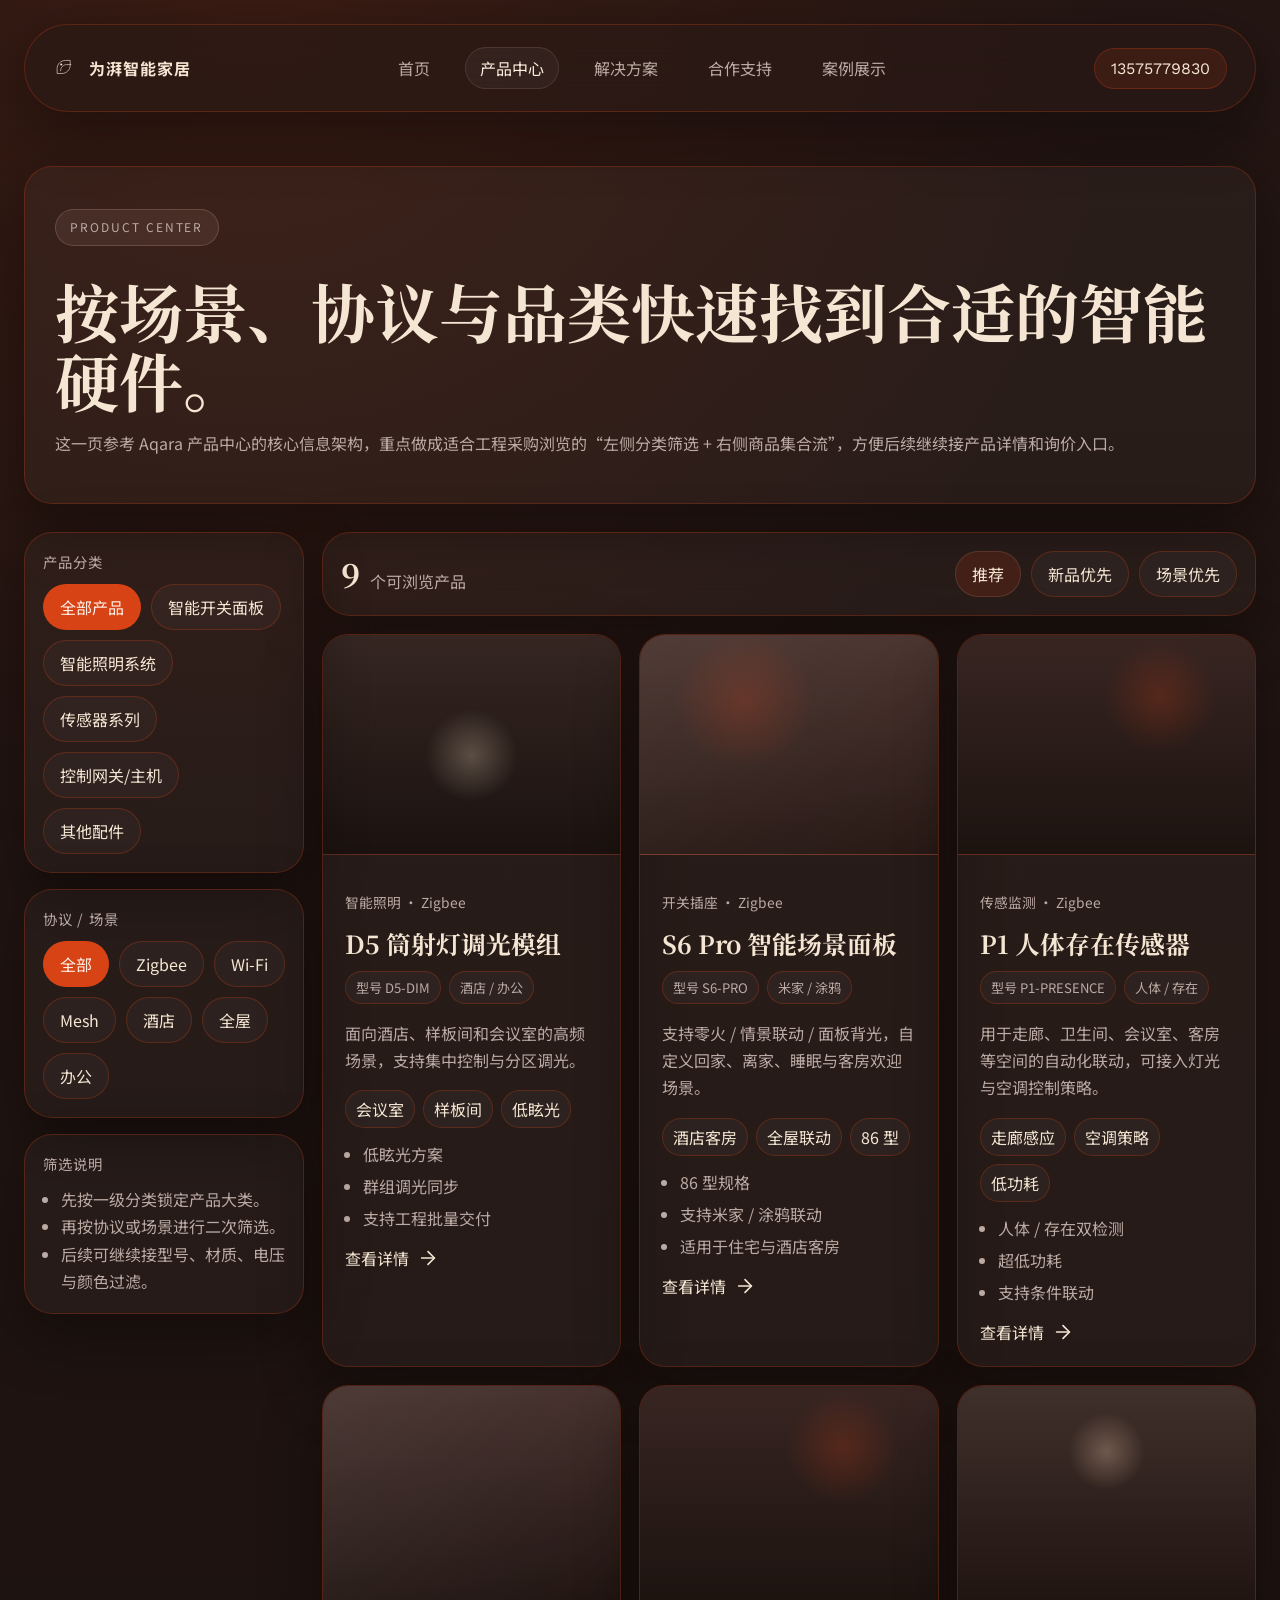
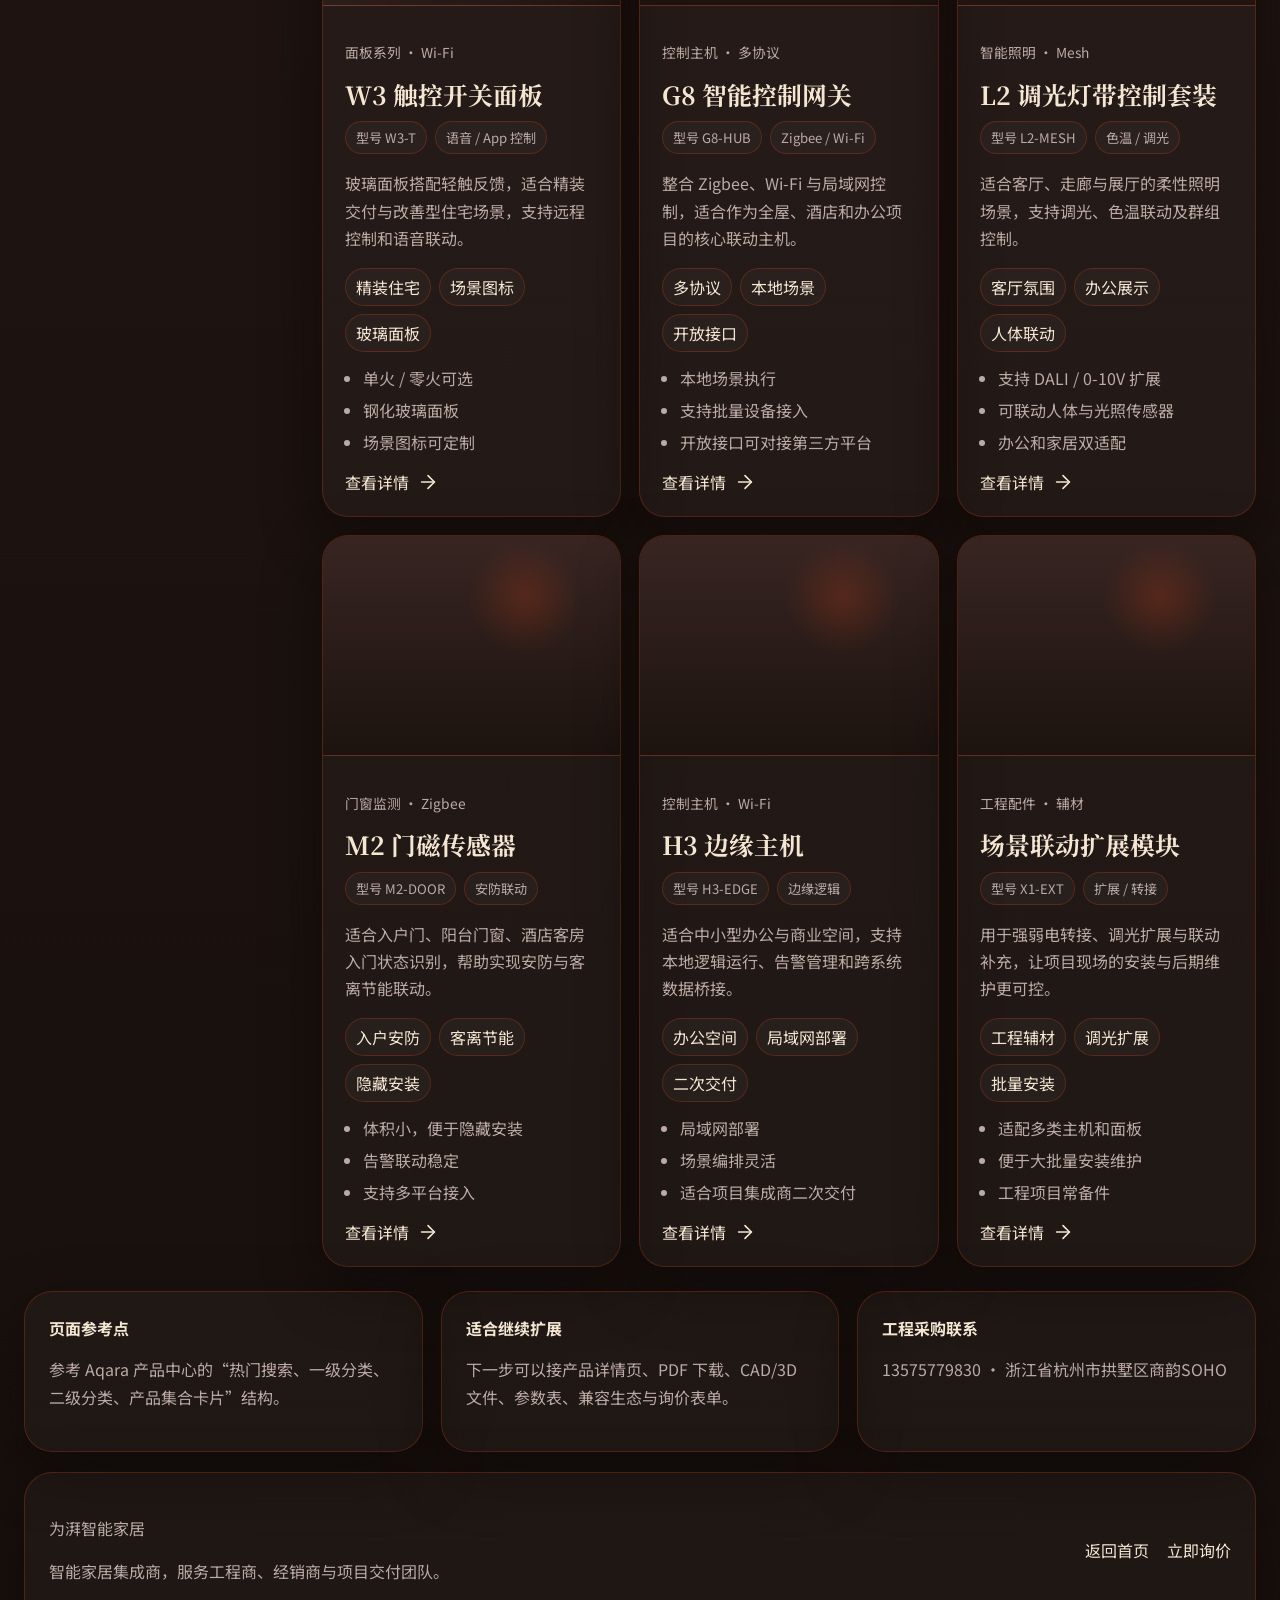
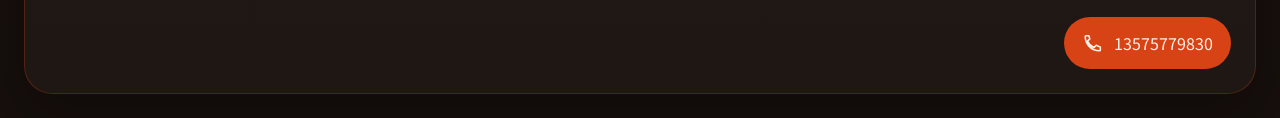
<file: products.html>
<!DOCTYPE html>
<html lang="zh-CN">
<head>
  <meta charset="UTF-8">
  <meta name="viewport" content="width=device-width, initial-scale=1.0">
  <title>产品中心 | 为湃智能家居</title>
  <meta name="description" content="为湃智能家居产品中心，覆盖智能开关面板、智能照明系统、传感器系列、控制网关/主机及工程配套附件，支持按协议、场景与品类快速筛选。">
  <meta name="keywords" content="产品中心,智能开关,智能照明,传感器,网关,智能家居集成商">
  <link rel="preconnect" href="https://fonts.googleapis.com">
  <link rel="preconnect" href="https://fonts.gstatic.com" crossorigin>
  <link href="https://fonts.googleapis.com/css2?family=Noto+Sans+SC:wght@400;500;700&family=Noto+Serif+SC:wght@500;700&family=Playfair+Display:wght@600;700&family=Work+Sans:wght@400;500;600;700&display=swap" rel="stylesheet">
  <link rel="stylesheet" href="./products.css">
</head>
<body>
  <svg xmlns="http://www.w3.org/2000/svg" style="display:none">
    <symbol id="logo-mark" viewBox="0 0 64 64" fill="none">
      <path d="M12 34C12 20.745 22.745 10 36 10H50V24C50 37.255 39.255 48 26 48H12V34Z" stroke="currentColor" stroke-width="1.8"/>
      <path d="M22 40C22 30.059 30.059 22 40 22H52" stroke="currentColor" stroke-width="1.8" stroke-linecap="round"/>
      <circle cx="24" cy="22" r="3" fill="currentColor"/>
    </symbol>
    <symbol id="nav-toggle" viewBox="0 0 24 24" fill="none">
      <path d="M4 7H20" stroke="currentColor" stroke-width="1.8" stroke-linecap="round"/>
      <path d="M4 12H20" stroke="currentColor" stroke-width="1.8" stroke-linecap="round"/>
      <path d="M8 17H20" stroke="currentColor" stroke-width="1.8" stroke-linecap="round"/>
    </symbol>
    <symbol id="icon-search" viewBox="0 0 24 24" fill="none">
      <circle cx="11" cy="11" r="6.5" stroke="currentColor" stroke-width="1.7"/>
      <path d="M16 16L20 20" stroke="currentColor" stroke-width="1.7" stroke-linecap="round"/>
    </symbol>
    <symbol id="icon-arrow" viewBox="0 0 24 24" fill="none">
      <path d="M5 12H19" stroke="currentColor" stroke-width="1.7" stroke-linecap="round"/>
      <path d="M12 5L19 12L12 19" stroke="currentColor" stroke-width="1.7" stroke-linecap="round" stroke-linejoin="round"/>
    </symbol>
    <symbol id="icon-phone" viewBox="0 0 24 24" fill="none">
      <path d="M7.5 4H4.5C3.948 4 3.5 4.448 3.5 5C3.5 13.56 10.44 20.5 19 20.5C19.552 20.5 20 20.052 20 19.5V16.5L15.5 14.5L13 17C9.9 15.7 7.3 13.1 6 10L8.5 7.5L7.5 4Z" stroke="currentColor" stroke-width="1.7" stroke-linecap="round" stroke-linejoin="round"/>
    </symbol>
  </svg>

  <div class="catalog-page">
    <header class="catalog-topbar">
      <a class="catalog-brand" href="./index.html">
        <svg aria-hidden="true"><use href="#logo-mark"></use></svg>
        <span>为湃智能家居</span>
      </a>
      <nav class="catalog-nav">
        <a href="./index.html">首页</a>
        <a href="./products.html" class="is-active">产品中心</a>
        <a href="./index.html#solutions">解决方案</a>
        <a href="./index.html#partners">合作支持</a>
        <a href="./index.html#cases">案例展示</a>
      </nav>
      <a class="catalog-call" href="tel:13575779830">13575779830</a>
      <button class="catalog-menu-toggle" type="button" aria-expanded="false" aria-label="打开菜单">
        <svg aria-hidden="true"><use href="#nav-toggle"></use></svg>
      </button>
    </header>

    <div class="catalog-nav-overlay" aria-hidden="true">
      <div class="catalog-nav-overlay__inner">
        <a href="./index.html" class="catalog-nav-item">首页</a>
        <a href="./products.html" class="catalog-nav-item">产品中心</a>
        <a href="./index.html#solutions" class="catalog-nav-item">解决方案</a>
        <a href="./index.html#partners" class="catalog-nav-item">合作支持</a>
        <a href="./index.html#cases" class="catalog-nav-item">案例展示</a>
        <a href="./index.html#contact" class="catalog-nav-item">立即询价</a>
      </div>
    </div>

    <main>
      <section class="catalog-hero">
        <div class="catalog-hero__copy">
          <p class="eyebrow">PRODUCT CENTER</p>
          <h1>按场景、协议与品类快速找到合适的智能硬件。</h1>
          <p>这一页参考 Aqara 产品中心的核心信息架构，重点做成适合工程采购浏览的“左侧分类筛选 + 右侧商品集合流”，方便后续继续接产品详情和询价入口。</p>
        </div>
      </section>

      <section class="catalog-shell">
        <aside class="catalog-sidebar">
          <div class="filter-block">
            <p class="filter-block__title">产品分类</p>
            <div class="primary-tabs">
              <button class="tab-button is-active" data-filter="all">全部产品</button>
              <button class="tab-button" data-filter="switch">智能开关面板</button>
              <button class="tab-button" data-filter="lighting">智能照明系统</button>
              <button class="tab-button" data-filter="sensor">传感器系列</button>
              <button class="tab-button" data-filter="gateway">控制网关/主机</button>
              <button class="tab-button" data-filter="accessory">其他配件</button>
            </div>
          </div>

          <div class="filter-block">
            <p class="filter-block__title">协议 / 场景</p>
            <div class="sub-tabs">
              <button class="chip is-active" data-sub="all">全部</button>
              <button class="chip" data-sub="zigbee">Zigbee</button>
              <button class="chip" data-sub="wifi">Wi‑Fi</button>
              <button class="chip" data-sub="mesh">Mesh</button>
              <button class="chip" data-sub="hotel">酒店</button>
              <button class="chip" data-sub="home">全屋</button>
              <button class="chip" data-sub="office">办公</button>
            </div>
          </div>

          <div class="filter-block filter-block--notes">
            <p class="filter-block__title">筛选说明</p>
            <ul>
              <li>先按一级分类锁定产品大类。</li>
              <li>再按协议或场景进行二次筛选。</li>
              <li>后续可继续接型号、材质、电压与颜色过滤。</li>
            </ul>
          </div>
        </aside>

        <div class="catalog-main">
          <section class="catalog-toolbar">
            <div class="catalog-toolbar__meta">
              <strong id="resultCount">9</strong>
              <span>个可浏览产品</span>
            </div>
            <div class="catalog-toolbar__actions">
              <button class="sort-button is-active" data-sort="default">推荐</button>
              <button class="sort-button" data-sort="new">新品优先</button>
              <button class="sort-button" data-sort="scene">场景优先</button>
            </div>
          </section>

          <section class="catalog-grid" id="catalogGrid">
            <article class="product-card" data-category="switch" data-sub="zigbee hotel home" data-order="2">
              <div class="product-card__visual visual-switch"></div>
              <div class="product-card__body">
                <p class="product-card__tag">开关插座 · Zigbee</p>
                <h3>S6 Pro 智能场景面板</h3>
                <div class="product-card__meta">
                  <span>型号 S6-PRO</span>
                  <span>米家 / 涂鸦</span>
                </div>
                <p>支持零火 / 情景联动 / 面板背光，自定义回家、离家、睡眠与客房欢迎场景。</p>
                <div class="product-card__chips">
                  <span>酒店客房</span>
                  <span>全屋联动</span>
                  <span>86 型</span>
                </div>
                <ul>
                  <li>86 型规格</li>
                  <li>支持米家 / 涂鸦联动</li>
                  <li>适用于住宅与酒店客房</li>
                </ul>
                <a href="#contactPanel">查看详情 <svg aria-hidden="true"><use href="#icon-arrow"></use></svg></a>
              </div>
            </article>

            <article class="product-card" data-category="switch" data-sub="wifi home" data-order="4">
              <div class="product-card__visual visual-panel"></div>
              <div class="product-card__body">
                <p class="product-card__tag">面板系列 · Wi‑Fi</p>
                <h3>W3 触控开关面板</h3>
                <div class="product-card__meta">
                  <span>型号 W3-T</span>
                  <span>语音 / App 控制</span>
                </div>
                <p>玻璃面板搭配轻触反馈，适合精装交付与改善型住宅场景，支持远程控制和语音联动。</p>
                <div class="product-card__chips">
                  <span>精装住宅</span>
                  <span>场景图标</span>
                  <span>玻璃面板</span>
                </div>
                <ul>
                  <li>单火 / 零火可选</li>
                  <li>钢化玻璃面板</li>
                  <li>场景图标可定制</li>
                </ul>
                <a href="#contactPanel">查看详情 <svg aria-hidden="true"><use href="#icon-arrow"></use></svg></a>
              </div>
            </article>

            <article class="product-card" data-category="lighting" data-sub="mesh home office" data-order="6">
              <div class="product-card__visual visual-light"></div>
              <div class="product-card__body">
                <p class="product-card__tag">智能照明 · Mesh</p>
                <h3>L2 调光灯带控制套装</h3>
                <div class="product-card__meta">
                  <span>型号 L2-MESH</span>
                  <span>色温 / 调光</span>
                </div>
                <p>适合客厅、走廊与展厅的柔性照明场景，支持调光、色温联动及群组控制。</p>
                <div class="product-card__chips">
                  <span>客厅氛围</span>
                  <span>办公展示</span>
                  <span>人体联动</span>
                </div>
                <ul>
                  <li>支持 DALI / 0-10V 扩展</li>
                  <li>可联动人体与光照传感器</li>
                  <li>办公和家居双适配</li>
                </ul>
                <a href="#contactPanel">查看详情 <svg aria-hidden="true"><use href="#icon-arrow"></use></svg></a>
              </div>
            </article>

            <article class="product-card" data-category="lighting" data-sub="zigbee hotel office" data-order="1">
              <div class="product-card__visual visual-downlight"></div>
              <div class="product-card__body">
                <p class="product-card__tag">智能照明 · Zigbee</p>
                <h3>D5 筒射灯调光模组</h3>
                <div class="product-card__meta">
                  <span>型号 D5-DIM</span>
                  <span>酒店 / 办公</span>
                </div>
                <p>面向酒店、样板间和会议室的高频场景，支持集中控制与分区调光。</p>
                <div class="product-card__chips">
                  <span>会议室</span>
                  <span>样板间</span>
                  <span>低眩光</span>
                </div>
                <ul>
                  <li>低眩光方案</li>
                  <li>群组调光同步</li>
                  <li>支持工程批量交付</li>
                </ul>
                <a href="#contactPanel">查看详情 <svg aria-hidden="true"><use href="#icon-arrow"></use></svg></a>
              </div>
            </article>

            <article class="product-card" data-category="sensor" data-sub="zigbee hotel home office" data-order="3">
              <div class="product-card__visual visual-sensor"></div>
              <div class="product-card__body">
                <p class="product-card__tag">传感监测 · Zigbee</p>
                <h3>P1 人体存在传感器</h3>
                <div class="product-card__meta">
                  <span>型号 P1-PRESENCE</span>
                  <span>人体 / 存在</span>
                </div>
                <p>用于走廊、卫生间、会议室、客房等空间的自动化联动，可接入灯光与空调控制策略。</p>
                <div class="product-card__chips">
                  <span>走廊感应</span>
                  <span>空调策略</span>
                  <span>低功耗</span>
                </div>
                <ul>
                  <li>人体 / 存在双检测</li>
                  <li>超低功耗</li>
                  <li>支持条件联动</li>
                </ul>
                <a href="#contactPanel">查看详情 <svg aria-hidden="true"><use href="#icon-arrow"></use></svg></a>
              </div>
            </article>

            <article class="product-card" data-category="sensor" data-sub="zigbee home hotel" data-order="7">
              <div class="product-card__visual visual-door"></div>
              <div class="product-card__body">
                <p class="product-card__tag">门窗监测 · Zigbee</p>
                <h3>M2 门磁传感器</h3>
                <div class="product-card__meta">
                  <span>型号 M2-DOOR</span>
                  <span>安防联动</span>
                </div>
                <p>适合入户门、阳台门窗、酒店客房入门状态识别，帮助实现安防与客离节能联动。</p>
                <div class="product-card__chips">
                  <span>入户安防</span>
                  <span>客离节能</span>
                  <span>隐藏安装</span>
                </div>
                <ul>
                  <li>体积小，便于隐藏安装</li>
                  <li>告警联动稳定</li>
                  <li>支持多平台接入</li>
                </ul>
                <a href="#contactPanel">查看详情 <svg aria-hidden="true"><use href="#icon-arrow"></use></svg></a>
              </div>
            </article>

            <article class="product-card" data-category="gateway" data-sub="zigbee wifi hotel office home" data-order="5">
              <div class="product-card__visual visual-gateway"></div>
              <div class="product-card__body">
                <p class="product-card__tag">控制主机 · 多协议</p>
                <h3>G8 智能控制网关</h3>
                <div class="product-card__meta">
                  <span>型号 G8-HUB</span>
                  <span>Zigbee / Wi‑Fi</span>
                </div>
                <p>整合 Zigbee、Wi‑Fi 与局域网控制，适合作为全屋、酒店和办公项目的核心联动主机。</p>
                <div class="product-card__chips">
                  <span>多协议</span>
                  <span>本地场景</span>
                  <span>开放接口</span>
                </div>
                <ul>
                  <li>本地场景执行</li>
                  <li>支持批量设备接入</li>
                  <li>开放接口可对接第三方平台</li>
                </ul>
                <a href="#contactPanel">查看详情 <svg aria-hidden="true"><use href="#icon-arrow"></use></svg></a>
              </div>
            </article>

            <article class="product-card" data-category="gateway" data-sub="wifi office" data-order="8">
              <div class="product-card__visual visual-host"></div>
              <div class="product-card__body">
                <p class="product-card__tag">控制主机 · Wi‑Fi</p>
                <h3>H3 边缘主机</h3>
                <div class="product-card__meta">
                  <span>型号 H3-EDGE</span>
                  <span>边缘逻辑</span>
                </div>
                <p>适合中小型办公与商业空间，支持本地逻辑运行、告警管理和跨系统数据桥接。</p>
                <div class="product-card__chips">
                  <span>办公空间</span>
                  <span>局域网部署</span>
                  <span>二次交付</span>
                </div>
                <ul>
                  <li>局域网部署</li>
                  <li>场景编排灵活</li>
                  <li>适合项目集成商二次交付</li>
                </ul>
                <a href="#contactPanel">查看详情 <svg aria-hidden="true"><use href="#icon-arrow"></use></svg></a>
              </div>
            </article>

            <article class="product-card" data-category="accessory" data-sub="home office" data-order="9">
              <div class="product-card__visual visual-accessory"></div>
              <div class="product-card__body">
                <p class="product-card__tag">工程配件 · 辅材</p>
                <h3>场景联动扩展模块</h3>
                <div class="product-card__meta">
                  <span>型号 X1-EXT</span>
                  <span>扩展 / 转接</span>
                </div>
                <p>用于强弱电转接、调光扩展与联动补充，让项目现场的安装与后期维护更可控。</p>
                <div class="product-card__chips">
                  <span>工程辅材</span>
                  <span>调光扩展</span>
                  <span>批量安装</span>
                </div>
                <ul>
                  <li>适配多类主机和面板</li>
                  <li>便于大批量安装维护</li>
                  <li>工程项目常备件</li>
                </ul>
                <a href="#contactPanel">查看详情 <svg aria-hidden="true"><use href="#icon-arrow"></use></svg></a>
              </div>
            </article>
          </section>
        </div>
      </section>

      <section class="catalog-summary">
        <div class="summary-card">
          <strong>页面参考点</strong>
          <p>参考 Aqara 产品中心的“热门搜索、一级分类、二级分类、产品集合卡片”结构。</p>
        </div>
        <div class="summary-card">
          <strong>适合继续扩展</strong>
          <p>下一步可以接产品详情页、PDF 下载、CAD/3D 文件、参数表、兼容生态与询价表单。</p>
        </div>
        <div class="summary-card" id="contactPanel">
          <strong>工程采购联系</strong>
          <p><a href="tel:13575779830">13575779830</a> · 浙江省杭州市拱墅区商韵SOHO</p>
        </div>
      </section>
    </main>

    <footer class="catalog-footer">
      <div>
        <p class="catalog-footer__brand">为湃智能家居</p>
        <p>智能家居集成商，服务工程商、经销商与项目交付团队。</p>
      </div>
      <div>
        <a href="./index.html">返回首页</a>
        <a href="./index.html#contact">立即询价</a>
      </div>
      <a class="float-call" href="tel:13575779830">
        <svg aria-hidden="true"><use href="#icon-phone"></use></svg>
        13575779830
      </a>
    </footer>
  </div>

  <script src="https://cdnjs.cloudflare.com/ajax/libs/gsap/3.12.5/gsap.min.js"></script>
  <script src="./products.js"></script>
</body>
</html>
</file>
<file: products.css>
:root {
  --bg: #1b120f;
  --bg-surface: #281915;
  --surface: rgba(255, 255, 255, 0.04);
  --surface-strong: rgba(255, 255, 255, 0.07);
  --ink: #f5e6d3;
  --muted: #bcaaa4;
  --accent: #d84315;
  --accent-soft: rgba(216, 67, 21, 0.16);
  --line: rgba(216, 67, 21, 0.28);
  --shadow: 0 20px 60px rgba(7, 4, 4, 0.45);
  --display: "Noto Serif SC", "Playfair Display", serif;
  --body: "Noto Sans SC", system-ui, sans-serif;
  --nav-body: "Work Sans", "Noto Sans SC", sans-serif;
}

* { box-sizing: border-box; }
html { scroll-behavior: smooth; }

body {
  margin: 0;
  font-family: var(--body);
  color: var(--ink);
  background:
    radial-gradient(circle at 20% 0%, rgba(216, 67, 21, 0.12), transparent 25%),
    linear-gradient(180deg, #241613 0%, #17100d 100%);
}

a { color: inherit; text-decoration: none; }
button, input { font: inherit; }

.catalog-page {
  min-height: 100vh;
  padding: 24px;
}

.catalog-topbar {
  position: sticky;
  top: 18px;
  z-index: 50;
  display: grid;
  grid-template-columns: auto 1fr auto;
  gap: 24px;
  align-items: center;
  padding: 22px 28px;
  border: 1px solid var(--line);
  border-radius: 999px;
  background: rgba(41, 26, 22, 0.64);
  backdrop-filter: blur(24px);
  box-shadow: var(--shadow);
}

.catalog-brand,
.catalog-nav {
  display: flex;
  align-items: center;
  gap: 14px;
}

.catalog-brand {
  font-weight: 700;
  letter-spacing: 0.06em;
  font-family: var(--nav-body);
}

.catalog-brand svg,
.catalog-search svg,
.product-card a svg,
.float-call svg,
.catalog-menu-toggle svg {
  width: 22px;
  height: 22px;
}

.catalog-nav {
  justify-content: center;
  gap: 20px;
  color: var(--muted);
  font-family: var(--nav-body);
}

.catalog-nav a {
  padding: 8px 14px;
  border: 1px solid transparent;
  border-radius: 999px;
  transition: color 0.25s ease, opacity 0.25s ease;
}

.catalog-nav a.is-active,
.catalog-nav a:hover {
  color: #fff1df;
  border-color: rgba(255, 204, 188, 0.12);
  background: rgba(255, 255, 255, 0.04);
}

.catalog-call,
.hot-key,
.tab-button,
.chip,
.sort-button,
.product-card a {
  transition: all 0.25s ease;
}

.catalog-call {
  padding: 10px 16px;
  border-radius: 999px;
  border: 1px solid var(--line);
  background: rgba(216, 67, 21, 0.12);
  color: var(--ink);
  font-family: var(--nav-body);
}

.catalog-menu-toggle {
  display: none;
  width: 54px;
  height: 54px;
  align-items: center;
  justify-content: center;
  border: 1px solid var(--line);
  border-radius: 50%;
  color: var(--ink);
  background: rgba(255, 255, 255, 0.04);
}

.catalog-nav-overlay {
  position: fixed;
  inset: 0;
  z-index: 90;
  display: none;
  align-items: center;
  justify-content: center;
  background:
    radial-gradient(circle at 50% 20%, rgba(216, 67, 21, 0.24), transparent 34%),
    rgba(23, 14, 11, 0.96);
}

.catalog-nav-overlay__inner {
  display: grid;
  gap: 18px;
  text-align: center;
}

.catalog-nav-item {
  font-family: var(--display);
  font-size: clamp(2.4rem, 7vw, 5rem);
  line-height: 1;
}

.catalog-hero {
  display: block;
  padding: 54px 0 28px;
}

.catalog-hero__copy,
.filter-block,
.catalog-toolbar,
.product-card,
.summary-card,
.catalog-footer {
  border: 1px solid var(--line);
  box-shadow: var(--shadow);
}

.catalog-hero__copy,
.filter-block,
.catalog-toolbar,
.summary-card,
.catalog-footer {
  background: rgba(255,255,255,0.03);
  border-radius: 28px;
}

.catalog-hero__copy {
  padding: 30px;
}

.eyebrow {
  display: inline-flex;
  padding: 0.45rem 0.9rem;
  border: 1px solid rgba(255, 204, 188, 0.18);
  border-radius: 999px;
  background: rgba(255, 204, 188, 0.08);
  color: var(--accent);
  letter-spacing: 0.16em;
  text-transform: uppercase;
  font-size: 0.75rem;
}

.catalog-hero h1 {
  margin: 18px 0 16px;
  font-family: var(--display);
  font-size: clamp(2.2rem, 5vw, 4.6rem);
  line-height: 1.08;
}

.catalog-hero p,
.catalog-search__hot,
.product-card p,
.summary-card p,
.catalog-footer p,
.filter-block--notes li {
  color: var(--muted);
  line-height: 1.7;
}

.hot-key:hover,
.tab-button:hover,
.chip:hover,
.sort-button:hover {
  transform: translateY(-1px);
}

.catalog-shell {
  display: grid;
  grid-template-columns: 280px minmax(0, 1fr);
  gap: 18px;
  align-items: start;
}

.catalog-sidebar {
  position: sticky;
  top: 118px;
  display: grid;
  gap: 16px;
}

.filter-block {
  padding: 18px;
}

.filter-block__title {
  margin: 0 0 12px;
  color: var(--muted);
  font-size: 0.9rem;
  letter-spacing: 0.08em;
}

.filter-block--notes ul {
  margin: 0;
  padding-left: 18px;
}

.primary-tabs,
.sub-tabs {
  display: flex;
  flex-wrap: wrap;
  gap: 10px;
}

.catalog-main {
  min-width: 0;
}

.catalog-toolbar {
  display: flex;
  justify-content: space-between;
  align-items: center;
  padding: 18px;
  margin-bottom: 18px;
}

.catalog-toolbar__meta {
  display: flex;
  align-items: baseline;
  gap: 10px;
  color: var(--muted);
}

.catalog-toolbar__meta strong {
  font-family: var(--display);
  font-size: 2rem;
  color: var(--ink);
}

.catalog-toolbar__actions {
  display: flex;
  flex-wrap: wrap;
  gap: 10px;
}

.tab-button,
.chip,
.sort-button {
  padding: 10px 16px;
  border: 1px solid var(--line);
  border-radius: 999px;
  color: var(--ink);
  background: rgba(255,255,255,0.03);
}

.tab-button.is-active,
.chip.is-active {
  background: var(--accent);
  border-color: transparent;
  color: #fff2e8;
}

.sort-button.is-active {
  background: var(--accent-soft);
  border-color: rgba(255, 204, 188, 0.12);
}

.catalog-grid {
  display: grid;
  grid-template-columns: repeat(3, minmax(0, 1fr));
  gap: 18px;
}

.product-card {
  overflow: hidden;
  border-radius: 26px;
  background: rgba(255,255,255,0.03);
}

.product-card.is-hidden {
  display: none;
}

.product-card__visual {
  height: 220px;
  border-bottom: 1px solid var(--line);
  background-color: var(--bg-surface);
}

.visual-switch {
  background: linear-gradient(135deg, rgba(255,255,255,0.06), transparent), radial-gradient(circle at 35% 30%, rgba(216,67,21,0.22), transparent 28%), linear-gradient(180deg, #47302b, #281915);
}

.visual-panel {
  background: linear-gradient(135deg, rgba(255,255,255,0.08), transparent), linear-gradient(180deg, #3f2a26, #201411);
}

.visual-light {
  background: radial-gradient(circle at 50% 30%, rgba(255, 216, 184, 0.28), transparent 18%), linear-gradient(180deg, #40302b, #201411);
}

.visual-downlight {
  background: radial-gradient(circle at 50% 55%, rgba(255, 240, 210, 0.24), transparent 24%), linear-gradient(180deg, #352622, #1b120f);
}

.visual-sensor,
.visual-door,
.visual-gateway,
.visual-host,
.visual-accessory {
  background: radial-gradient(circle at 68% 28%, rgba(216, 67, 21, 0.22), transparent 22%), linear-gradient(180deg, #382522, #1c130f);
}

.product-card__body {
  padding: 22px;
}

.product-card__tag {
  color: var(--accent);
  font-size: 0.86rem;
}

.product-card h3 {
  margin: 10px 0 12px;
  font-family: var(--display);
  font-size: 1.55rem;
  line-height: 1.25;
}

.product-card__meta,
.product-card__chips {
  display: flex;
  flex-wrap: wrap;
  gap: 8px;
}

.product-card__meta {
  margin-bottom: 10px;
  color: var(--muted);
  font-size: 0.82rem;
}

.product-card__meta span,
.product-card__chips span {
  padding: 6px 10px;
  border: 1px solid var(--line);
  border-radius: 999px;
  background: rgba(255,255,255,0.03);
}

.product-card__chips {
  margin: 14px 0;
}

.product-card ul {
  margin: 14px 0 16px;
  padding-left: 18px;
  color: var(--muted);
}

.product-card li {
  margin-bottom: 8px;
}

.product-card a {
  display: inline-flex;
  align-items: center;
  gap: 8px;
  color: var(--ink);
}

.catalog-summary {
  display: grid;
  grid-template-columns: repeat(3, minmax(0, 1fr));
  gap: 18px;
  margin: 24px 0 18px;
}

.summary-card {
  padding: 24px;
}

.summary-card strong,
.catalog-footer__brand {
  color: var(--ink);
}

.catalog-footer {
  position: relative;
  display: flex;
  justify-content: space-between;
  gap: 18px;
  align-items: center;
  padding: 26px 24px 92px;
  margin-top: 20px;
}

.catalog-footer > div:last-of-type {
  display: flex;
  gap: 18px;
}

.float-call {
  position: absolute;
  right: 24px;
  bottom: 24px;
  display: inline-flex;
  align-items: center;
  gap: 10px;
  padding: 14px 18px;
  border-radius: 999px;
  background: var(--accent);
  color: #fff2e8;
}

@media (max-width: 1100px) {
  .catalog-hero,
  .catalog-grid,
  .catalog-summary,
  .catalog-shell {
    grid-template-columns: 1fr;
  }

  .catalog-topbar {
    grid-template-columns: 1fr;
    border-radius: 28px;
  }

  .catalog-nav {
    flex-wrap: wrap;
    justify-content: flex-start;
  }

  .catalog-sidebar {
    position: static;
  }

  .catalog-toolbar {
    flex-direction: column;
    align-items: flex-start;
    gap: 12px;
  }

  .catalog-footer {
    flex-direction: column;
    align-items: flex-start;
  }
}

@media (max-width: 760px) {
  .catalog-page {
    padding: 14px;
  }

  .catalog-nav,
  .catalog-call {
    display: none;
  }

  .catalog-menu-toggle {
    display: inline-flex;
  }

  .catalog-topbar {
    grid-template-columns: auto 1fr auto;
    align-items: center;
  }

  .catalog-hero__copy,
  .filter-block,
  .catalog-toolbar,
  .summary-card,
  .catalog-footer,
  .product-card {
    border-radius: 22px;
  }

  .catalog-grid,
  .catalog-summary {
    grid-template-columns: 1fr;
  }
}
</file>
